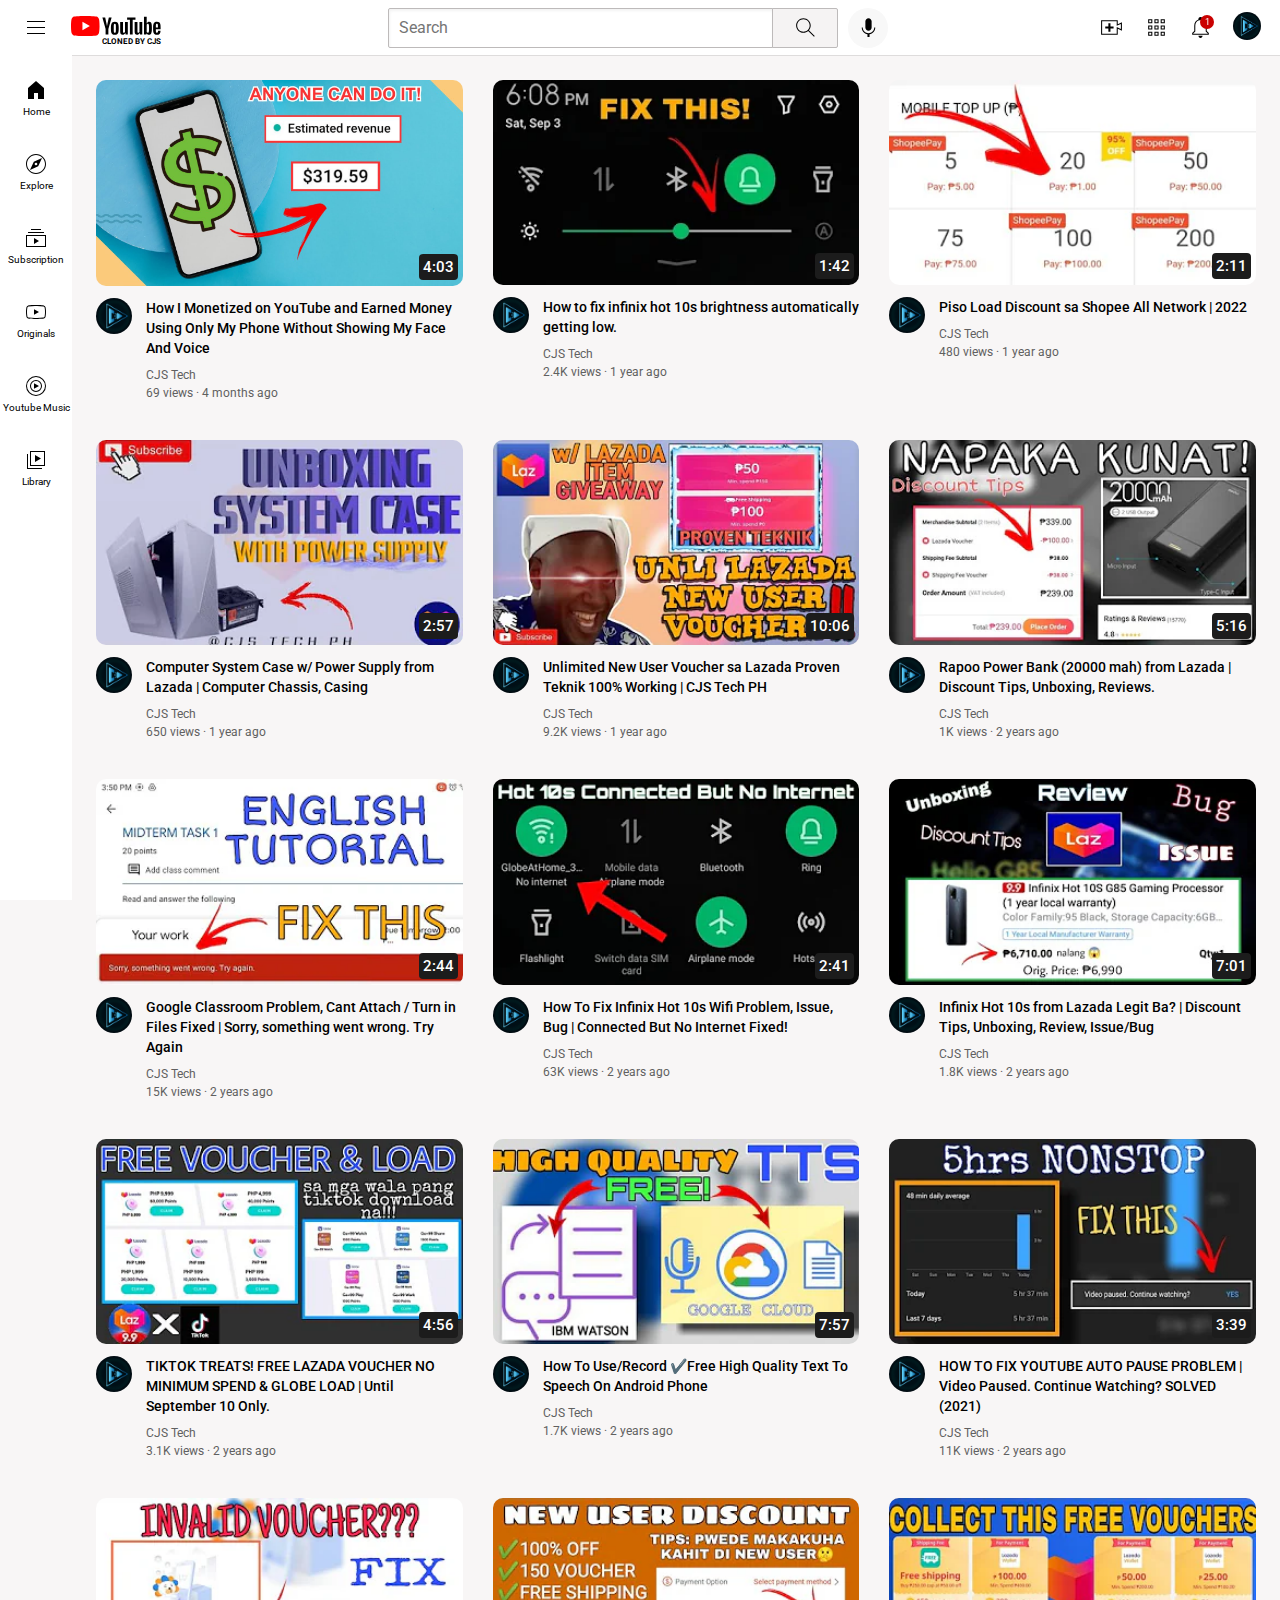
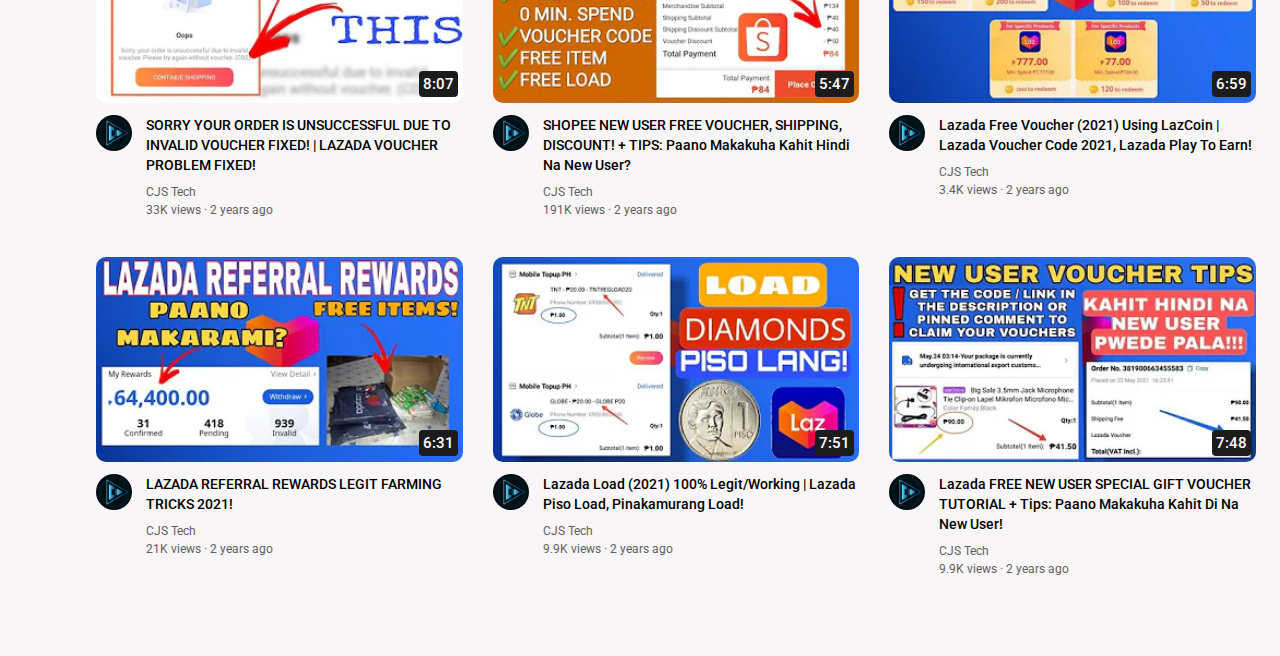
<file: index.html>
<!DOCTYPE html>
<html lang="en">
    <head>
        <meta charset="UTF-8">
        <meta name="viewport" content="width=device-width, initial-scale=1.0">
        <meta name="google-site-verification" content="s7Xt2BoROajPnwf3nUDPszI_RhiQtSAzCZnvNK0h3rM"/>
        <title>CJS Tech</title>
        <link rel="icon" type="image/x-icon" href="favico.ico">
        <link rel="stylesheet" href="styles/general.css"/>
        <link rel="stylesheet" href="styles/header.css"/>
        <link rel="stylesheet" href="styles/video.css"/>
        <link rel="stylesheet" href="styles/sidebar.css"/>
        <link rel="preconnect" href="https://fonts.googleapis.com">
        <link rel="preconnect" href="https://fonts.gstatic.com" crossorigin>
        <link href="https://fonts.googleapis.com/css2?family=Roboto:ital,wght@0,400;0,500;0,700;1,900&display=swap" rel="stylesheet">
    </head>

    <body>
        <header class="header">
            <div class="left-section">
                <div class="hamburger-menu-container">
                    <img class="hamburger-menu" src="icons/hamburger-menu.svg">
                </div>
                <a href="https://www.youtube.com/">
                    <div class="youtube-logo-container">
                        <img class="youtube-logo" src="icons/youtube-logo.svg">
                        <div class="cjs">CLONED BY CJS</div>
                    </div>
                </a>
            </div>

            <div class="middle-section">
                <input class="search-bar" type="text" placeholder="Search"/>
                <button class="search-button">
                    <img class="search-icon" src="icons/search.svg"/>
                    <div class="tooltip">Search</div>
                </button>
                <button class="voice-search-button">
                    <img class="voice-search-icon" src="icons/voice-search-icon.svg"/>
                    <div class="tooltip">Search with your voice</div>
                </button>
            </div>

            <div class="right-section">
                <div class="upload-icon-container">
                    <img class="upload-icon" src="icons/upload.svg"/>
                    <div class="tooltip">Create</div>
                </div>
                <div class="youtube-apps-icon-container">
                    <img class="youtube-apps-icon" src="icons/youtube-apps.svg"/>
                    <div class="tooltip">Youtube apps</div>
                </div>
                <div class="notifications-container">
                    <img class="notifications-icon" src="icons/notifications.svg"/>
                    <div class="notifications-number">1</div>
                    <div class="tooltip">Notifications</div>
                </div>
                <a href="https://www.youtube.com/@CJSTechPh">
                    <img class="cjsprofile-picture" src="cjsprofile.jpg"/>
                </a>               
            </div>          
        </header>

        <nav class="sidebar">
            <a href="https://www.youtube.com/">
                <div class="sidebar-link">
                    <img src="icons/home.svg"/>
                    <div>Home</div>
                </div>
            </a>
            <a href="https://www.youtube.com/feed/trending">
                <div class="sidebar-link">
                    <img src="icons/explore.svg"/>
                    <div>Explore</div>
                </div>
            </a>
            <a href="https://www.youtube.com/feed/subscriptions">
                <div class="sidebar-link">
                    <img src="icons/subscriptions.svg"/>
                    <div>Subscription</div>
                </div>
            </a>
            <a href="https://www.youtube.com/channel/UCqVDpXKLmKeBU_yyt_QkItQ">
                <div class="sidebar-link">
                    <img src="icons/originals.svg"/>
                    <div>Originals</div>
                </div>
            </a>
            <a href="https://music.youtube.com/">
                <div class="sidebar-link">
                    <img src="icons/youtube-music.svg"/>
                    <div>Youtube Music</div>
                </div>
            </a>
            <a href="https://www.youtube.com/feed/library">
                <div class="sidebar-link">
                    <img src="icons/library.svg"/>
                    <div>Library</div>
                </div>
            </a>
        </nav>
        
        <main>
            <section class="video-grid">
                <div class="video-preview">
                    <div class="thumbnail-row">
                        <div class="video-time">4:03</div>
                        <a href="https://www.youtube.com/watch?v=G-zUhcvYi5I&t">
                            <img class="thumbnail" src="thumbnail/thumbnail1.jpg"/>
                        </a>
                    </div>
                    <div class="video-info-grid">
                        <div class="channel-picture">
                            <a href="https://www.youtube.com/@CJSTechPh">
                                <img class="profile-picture" src="cjsprofile.jpg"/>
                            </a>
                        </div> 
                        <div class="video-info">
                            <p class="video-title">
                                <a href="https://www.youtube.com/watch?v=G-zUhcvYi5I&t">
                                    How I Monetized on YouTube and Earned Money Using Only My Phone Without Showing My Face And Voice
                                </a>
                            </p>                   
                            <p class="video-author">
                                <a class="video-author-link" href="https://www.youtube.com/@CJSTechPh">
                                    CJS Tech
                                </a>
                            </p>                
                            <p class="video-stats">69 views &#183; 4 months ago</p>
                        </div>
                    </div>
                </div>
        
                <div class="video-preview">
                    <div class="thumbnail-row">
                        <div class="video-time">1:42</div>
                        <a href="https://www.youtube.com/watch?v=3_8wUrfPR5g&t">
                            <img class="thumbnail" src="thumbnail/thumbnail2.webp"/>
                        </a>
                    </div>                    
                    <div class="video-info-grid">
                        <div class="channel-picture">
                            <a href="https://www.youtube.com/@CJSTechPh">
                                <img class="profile-picture" src="cjsprofile.jpg"/>
                            </a>
                        </div>
                        <div class="video-info">
                            <p class="video-title">
                                <a href="https://www.youtube.com/watch?v=3_8wUrfPR5g&t">
                                    How to fix infinix hot 10s brightness automatically getting low.
                                </a>
                            </p>
                            <p class="video-author">
                                <a class="video-author-link" href="https://www.youtube.com/@CJSTechPh">
                                    CJS Tech
                                </a>
                            </p>
                            <p class="video-stats">
                                2.4K views  &#183; 1 year ago
                            </p>               
                        </div>
                    </div>  
                </div>
        
                <div class="video-preview">
                    <div class="thumbnail-row">
                        <div class="video-time">2:11</div>
                        <a href="https://www.youtube.com/watch?v=kIT_e3w-itQ&t">
                            <img class="thumbnail" src="thumbnail/thumbnail3.webp"/>
                        </a>
                    </div>
                    <div class="video-info-grid">
                        <div class="channel-picture">
                            <a href="https://www.youtube.com/@CJSTechPh">
                                <img class="profile-picture" src="cjsprofile.jpg"/>
                            </a>
                        </div>
                        <div class="video-info">
                            <p class="video-title">
                                <a href="https://www.youtube.com/watch?v=kIT_e3w-itQ&t">
                                    Piso Load Discount sa Shopee All Network | 2022
                                </a>
                            </p>
                            <p class="video-author">
                                <a class="video-author-link" href="https://www.youtube.com/@CJSTechPh">
                                    CJS Tech
                                </a>
                            </p>                                                    
                            <p class="video-stats">
                                480 views &#183; 1 year ago
                            </p>
                        </div>
                    </div>
                </div>
        
                <div class="video-preview">
                    <div class="thumbnail-row">
                        <div class="video-time">2:57</div>
                        <a href="https://www.youtube.com/watch?v=f4XcfWcx6Ig&t">
                            <img class="thumbnail" src="thumbnail/thumbnail4.webp"/>
                        </a>
                    </div>
                    <div class="video-info-grid">
                        <div class="channel-picture">
                            <a href="https://www.youtube.com/@CJSTechPh">
                                <img class="profile-picture" src="cjsprofile.jpg"/>
                            </a>
                        </div>
                        <div class="video-info">
                            <p class="video-title">
                                <a href="https://www.youtube.com/watch?v=f4XcfWcx6Ig&t">
                                    Computer System Case w/ Power Supply from Lazada | Computer Chassis, Casing
                                </a>                       
                            </p>
                            <p class="video-author">
                                <a class="video-author-link" href="https://www.youtube.com/@CJSTechPh">
                                    CJS Tech
                                </a>
                            </p>
                            <p class="video-stats">
                                650 views &#183; 1 year ago
                            </p>
                        </div>
                    </div>
                </div>
        
                <div class="video-preview">
                    <div class="thumbnail-row">
                        <div class="video-time">10:06</div>
                        <a href="https://www.youtube.com/watch?v=EjF3MA8zyFQ&t">
                            <img class="thumbnail" src="thumbnail/thumbnail5.webp"/>
                        </a>
                    </div>
                    <div class="video-info-grid">
                        <div class="channel-picture">
                            <a href="https://www.youtube.com/@CJSTechPh">
                                <img class="profile-picture" src="cjsprofile.jpg"/>
                            </a>
                        </div>
                        <div class="video-info">
                            <p class="video-title">
                                <a href="https://www.youtube.com/watch?v=EjF3MA8zyFQ&t">
                                    Unlimited New User Voucher sa Lazada Proven Teknik 100% Working | CJS Tech PH
                                </a>                       
                            </p>
                            <p class="video-author">
                                <a class="video-author-link" href="https://www.youtube.com/@CJSTechPh">
                                    CJS Tech
                                </a>
                            </p>
                            <p class="video-stats">
                                9.2K views  &#183; 1 year ago
                            </p>               
                        </div>
                    </div>  
                </div>
        
                <div class="video-preview">
                    <div class="thumbnail-row">
                        <div class="video-time">5:16</div>
                        <a href="https://www.youtube.com/watch?v=iuW0f0ZRQog&t">
                            <img class="thumbnail" src="thumbnail/thumbnail6.webp"/>
                        </a>
                    </div>
                    <div class="video-info-grid">
                        <div class="channel-picture">
                            <a href="https://www.youtube.com/@CJSTechPh">
                                <img class="profile-picture" src="cjsprofile.jpg"/>
                            </a>
                        </div>
                        <div class="video-info">
                            <p class="video-title">
                                <a href="https://www.youtube.com/watch?v=iuW0f0ZRQog&t">
                                    Rapoo Power Bank (20000 mah) from Lazada | Discount Tips, Unboxing, Reviews.
                                </a>
                            </p>
                            <p class="video-author">
                                <a class="video-author-link" href="https://www.youtube.com/@CJSTechPh">
                                    CJS Tech
                                </a>
                            </p>
                            <p class="video-stats">
                                1K views &#183; 2 years ago
                            </p>
                        </div>
                    </div>
                </div>
    
                <div class="video-preview">
                    <div class="thumbnail-row">
                        <div class="video-time">2:44</div>
                        <a href="https://www.youtube.com/watch?v=AxI_lM265bw&t">
                            <img class="thumbnail" src="thumbnail/thumbnail7.webp"/>
                        </a>
                    </div>
                    <div class="video-info-grid">
                        <div class="channel-picture">
                            <a href="https://www.youtube.com/@CJSTechPh">
                                <img class="profile-picture" src="cjsprofile.jpg"/>
                            </a>
                        </div>
                        <div class="video-info">
                            <p class="video-title">
                                <a href="https://www.youtube.com/watch?v=AxI_lM265bw&t">
                                    Google Classroom Problem, Cant Attach / Turn in Files Fixed | Sorry, something went wrong. Try Again
                                </a>
                            </p>
                            <p class="video-author">
                                <a class="video-author-link" href="https://www.youtube.com/@CJSTechPh">
                                    CJS Tech
                                </a>
                            </p>
                            <p class="video-stats">
                                15K views &#183; 2 years ago
                            </p>
                        </div>
                    </div>
                </div>
    
                <div class="video-preview">
                    <div class="thumbnail-row">
                        <div class="video-time">2:41</div>
                        <a href="https://www.youtube.com/watch?v=eumZbQdFpzg">
                            <img class="thumbnail" src="thumbnail/thumbnail8.webp"/>
                        </a>
                    </div>
                    <div class="video-info-grid">
                        <div class="channel-picture">
                            <a href="https://www.youtube.com/@CJSTechPh">
                                <img class="profile-picture" src="cjsprofile.jpg"/>
                            </a>
                        </div>
                        <div class="video-info">
                            <p class="video-title">
                                <a href="https://www.youtube.com/watch?v=eumZbQdFpzg">
                                    How To Fix Infinix Hot 10s Wifi Problem, Issue, Bug | Connected But No Internet Fixed!
                                </a>
                            </p>
                            <p class="video-author">
                                <a class="video-author-link" href="https://www.youtube.com/@CJSTechPh">
                                    CJS Tech
                                </a>
                            </p>
                            <p class="video-stats">
                                63K views &#183; 2 years ago
                            </p>
                        </div>
                    </div>
                </div>
    
                <div class="video-preview">
                    <div class="thumbnail-row">
                        <div class="video-time">7:01</div>
                        <a href="https://www.youtube.com/watch?v=3esbnwrzlqc">
                            <img class="thumbnail" src="thumbnail/thumbnail9.webp"/>
                        </a>
                    </div>
                    <div class="video-info-grid">
                        <div class="channel-picture">
                            <a href="https://www.youtube.com/@CJSTechPh">
                                <img class="profile-picture" src="cjsprofile.jpg"/>
                            </a>
                        </div>
                        <div class="video-info">
                            <p class="video-title">
                                <a href="https://www.youtube.com/watch?v=3esbnwrzlqc">
                                    Infinix Hot 10s from Lazada Legit Ba? | Discount Tips, Unboxing, Review, Issue/Bug
                                </a>
                            </p>
                            <p class="video-author">
                                <a class="video-author-link" href="https://www.youtube.com/@CJSTechPh">
                                    CJS Tech
                                </a>
                            </p>
                            <p class="video-stats">
                                1.8K views &#183; 2 years ago
                            </p>
                        </div>
                    </div>
                </div>
    
                <div class="video-preview">
                    <div class="thumbnail-row">
                        <div class="video-time">4:56</div>
                        <a href="https://www.youtube.com/watch?v=MqG9uNTfsns">
                            <img class="thumbnail" src="thumbnail/thumbnail10.webp"/>
                        </a>
                    </div>
                    <div class="video-info-grid">
                        <div class="channel-picture">
                            <a href="https://www.youtube.com/@CJSTechPh">
                                <img class="profile-picture" src="cjsprofile.jpg"/>
                            </a>
                        </div>
                        <div class="video-info">
                            <p class="video-title">
                                <a href="https://www.youtube.com/watch?v=MqG9uNTfsns">
                                    TIKTOK TREATS! FREE LAZADA VOUCHER NO MINIMUM SPEND & GLOBE LOAD | Until September 10 Only.
                                </a>
                            </p>
                            <p class="video-author">
                                <a class="video-author-link" href="https://www.youtube.com/@CJSTechPh">
                                    CJS Tech
                                </a>
                            </p>
                            <p class="video-stats">
                                3.1K views &#183; 2 years ago
                            </p>
                        </div>
                    </div>
                </div>
    
                <div class="video-preview">
                    <div class="thumbnail-row">
                        <div class="video-time">7:57</div>
                        <a href="https://www.youtube.com/watch?v=Zi7AKBt76as">
                            <img class="thumbnail" src="thumbnail/thumbnail11.webp"/>
                        </a>
                    </div>
                    <div class="video-info-grid">
                        <div class="channel-picture">
                            <a href="https://www.youtube.com/@CJSTechPh">
                                <img class="profile-picture" src="cjsprofile.jpg"/>
                            </a>
                        </div>
                        <div class="video-info">
                            <p class="video-title">
                                <a href="https://www.youtube.com/watch?v=Zi7AKBt76as">
                                    How To Use/Record ✔️Free High Quality Text To Speech On Android Phone
                                </a>
                            </p>
                            <p class="video-author">
                                <a class="video-author-link" href="https://www.youtube.com/@CJSTechPh">
                                    CJS Tech
                                </a>
                            </p>
                            <p class="video-stats">
                                1.7K views &#183; 2 years ago
                            </p>
                        </div>
                    </div>
                </div>
    
                <div class="video-preview">
                    <div class="thumbnail-row">
                        <div class="video-time">3:39</div>
                        <a href="https://www.youtube.com/watch?v=_XyY788xyVE&t">
                            <img class="thumbnail" src="thumbnail/thumbnail12.webp"/>
                        </a>
                    </div>
                    <div class="video-info-grid">
                        <div class="channel-picture">
                            <a href="https://www.youtube.com/@CJSTechPh">
                                <img class="profile-picture" src="cjsprofile.jpg"/>
                            </a>
                        </div>
                        <div class="video-info">
                            <p class="video-title">
                                <a href="https://www.youtube.com/watch?v=_XyY788xyVE&t">
                                    HOW TO FIX YOUTUBE AUTO PAUSE PROBLEM | Video Paused. Continue Watching? SOLVED (2021)
                                </a>
                            </p>
                            <p class="video-author">
                                <a class="video-author-link" href="https://www.youtube.com/@CJSTechPh">
                                    CJS Tech
                                </a>
                            </p>
                            <p class="video-stats">
                                11K views &#183; 2 years ago
                            </p>
                        </div>
                    </div>
                </div>
    
                <div class="video-preview">
                    <div class="thumbnail-row">
                        <div class="video-time">8:07</div>
                        <a href="https://www.youtube.com/watch?v=xkw8TKBjp_A&t">
                            <img class="thumbnail" src="thumbnail/thumbnaIL13.webp"/>
                        </a>
                    </div>
                    <div class="video-info-grid">
                        <div class="channel-picture">
                            <a href="https://www.youtube.com/@CJSTechPh">
                                <img class="profile-picture" src="cjsprofile.jpg"/>
                            </a>
                        </div>
                        <div class="video-info">
                            <p class="video-title">
                                <a href="https://www.youtube.com/watch?v=xkw8TKBjp_A&t">
                                    SORRY YOUR ORDER IS UNSUCCESSFUL DUE TO INVALID VOUCHER FIXED! | LAZADA VOUCHER PROBLEM FIXED!
                                </a>
                            </p>
                            <p class="video-author">
                                <a class="video-author-link" href="https://www.youtube.com/@CJSTechPh">
                                    CJS Tech
                                </a>
                            </p>
                            <p class="video-stats">
                                33K views &#183; 2 years ago
                            </p>
                        </div>
                    </div>
                </div>
    
                <div class="video-preview">
                    <div class="thumbnail-row">
                        <div class="video-time">5:47</div>
                        <a href="https://www.youtube.com/watch?v=eiKYTzkrVHA&t">
                            <img class="thumbnail" src="thumbnail/thumbnail14.webp"/>
                        </a>
                    </div>
                    <div class="video-info-grid">
                        <div class="channel-picture">
                            <a href="https://www.youtube.com/@CJSTechPh">
                                <img class="profile-picture" src="cjsprofile.jpg"/>
                            </a>
                        </div>
                        <div class="video-info">
                            <p class="video-title">
                                <a href="https://www.youtube.com/watch?v=eiKYTzkrVHA&t">
                                    SHOPEE NEW USER FREE VOUCHER, SHIPPING, DISCOUNT! + TIPS: Paano Makakuha Kahit Hindi Na New User?
                                </a>
                            </p>
                            <p class="video-author">
                                <a class="video-author-link" href="https://www.youtube.com/@CJSTechPh">
                                    CJS Tech
                                </a>
                            </p>
                            <p class="video-stats">
                                191K views &#183; 2 years ago
                            </p>
                        </div>
                    </div>
                </div>
    
                <div class="video-preview">
                    <div class="thumbnail-row">
                        <div class="video-time">6:59</div>
                        <a href="https://www.youtube.com/watch?v=9xlGC5Q-Z3Q">
                            <img class="thumbnail" src="thumbnail/thumbnail15.webp"/>
                        </a>
                    </div>
                    <div class="video-info-grid">
                        <div class="channel-picture">
                            <a href="https://www.youtube.com/@CJSTechPh">
                                <img class="profile-picture" src="cjsprofile.jpg"/>
                            </a>
                        </div>
                        <div class="video-info">
                            <p class="video-title">
                                <a href="https://www.youtube.com/watch?v=9xlGC5Q-Z3Q">
                                    Lazada Free Voucher (2021) Using LazCoin | Lazada Voucher Code 2021, Lazada Play To Earn!
                                </a>
                            </p>
                            <p class="video-author">
                                <a class="video-author-link" href="https://www.youtube.com/@CJSTechPh">
                                    CJS Tech
                                </a>
                            </p>
                            <p class="video-stats">
                                3.4K views &#183; 2 years ago
                            </p>
                        </div>
                    </div>
                </div>
    
                <div class="video-preview">
                    <div class="thumbnail-row">
                        <div class="video-time">6:31</div>
                        <a href="https://www.youtube.com/watch?v=LjAvwOJKGHk&t">
                            <img class="thumbnail" src="thumbnail/thumbnail16.webp"/>
                        </a>
                    </div>
                    <div class="video-info-grid">
                        <div class="channel-picture">
                            <a href="https://www.youtube.com/@CJSTechPh">
                                <img class="profile-picture" src="cjsprofile.jpg"/>
                            </a>
                        </div>
                        <div class="video-info">
                            <p class="video-title">
                                <a href="https://www.youtube.com/watch?v=LjAvwOJKGHk&t">
                                    LAZADA REFERRAL REWARDS LEGIT FARMING TRICKS 2021!
                                </a>
                            </p>
                            <p class="video-author">
                                <a class="video-author-link" href="https://www.youtube.com/@CJSTechPh">
                                    CJS Tech
                                </a>
                            </p>
                            <p class="video-stats">
                                21K views &#183; 2 years ago
                            </p>
                        </div>
                    </div>
                </div>
    
                <div class="video-preview">
                    <div class="thumbnail-row">
                        <div class="video-time">7:51</div>
                        <a href="https://www.youtube.com/watch?v=WfWehBL1j2I&t">
                            <img class="thumbnail" src="thumbnail/thumbnail17.webp"/>
                        </a>
                    </div>
                    <div class="video-info-grid">
                        <div class="channel-picture">
                            <a href="https://www.youtube.com/@CJSTechPh">
                                <img class="profile-picture" src="cjsprofile.jpg"/>
                            </a>
                        </div>
                        <div class="video-info">
                            <p class="video-title">
                                <a href="https://www.youtube.com/watch?v=WfWehBL1j2I&t">
                                    Lazada Load (2021) 100% Legit/Working | Lazada Piso Load, Pinakamurang Load!
                                </a>
                            </p>
                            <p class="video-author">
                                <a class="video-author-link" href="https://www.youtube.com/@CJSTechPh">
                                    CJS Tech
                                </a>
                            </p>
                            <p class="video-stats">
                                9.9K views &#183; 2 years ago
                            </p>
                        </div>
                    </div>
                </div>
    
                <div class="video-preview">
                    <div class="thumbnail-row">
                        <div class="video-time">7:48</div>
                        <a href="https://www.youtube.com/watch?v=_lKXyr0NF60&t">
                            <img class="thumbnail" src="thumbnail/thumbnail18.webp"/>
                        </a>
                    </div>
                    <div class="video-info-grid">
                        <div class="channel-picture">
                            <div class="profile-picture-container">
                                <a href="https://www.youtube.com/@CJSTechPh">
                                    <img class="profile-picture" src="cjsprofile.jpg"/>
                                </a>
                                <div class="profile-picture-tooltip-container">
                                    <img class="tooltip-profile-picture" src="cjsprofile.jpg"/>
                                    <div>
                                        <div class="channel-name">CJS Tech</div>
                                        <div class="subscribers">3.39K Subscribers</div>
                                    </div>
                                </div>
                            </div>  
                        </div>                   
                        <div class="video-info">
                            <p class="video-title">
                                <a href="https://www.youtube.com/watch?v=_lKXyr0NF60&t">
                                    Lazada FREE NEW USER SPECIAL GIFT VOUCHER TUTORIAL + Tips: Paano Makakuha Kahit Di Na New User!
                                </a>
                            </p>
                            <p class="video-author">
                                <a class="video-author-link" href="https://www.youtube.com/@CJSTechPh">
                                    CJS Tech
                                </a>
                            </p>
                            <p class="video-stats">
                                9.9K views &#183; 2 years ago
                            </p>
                        </div>
                    </div>               
                </div>
            </section>
        </main>
    </body>
</html>
</file>
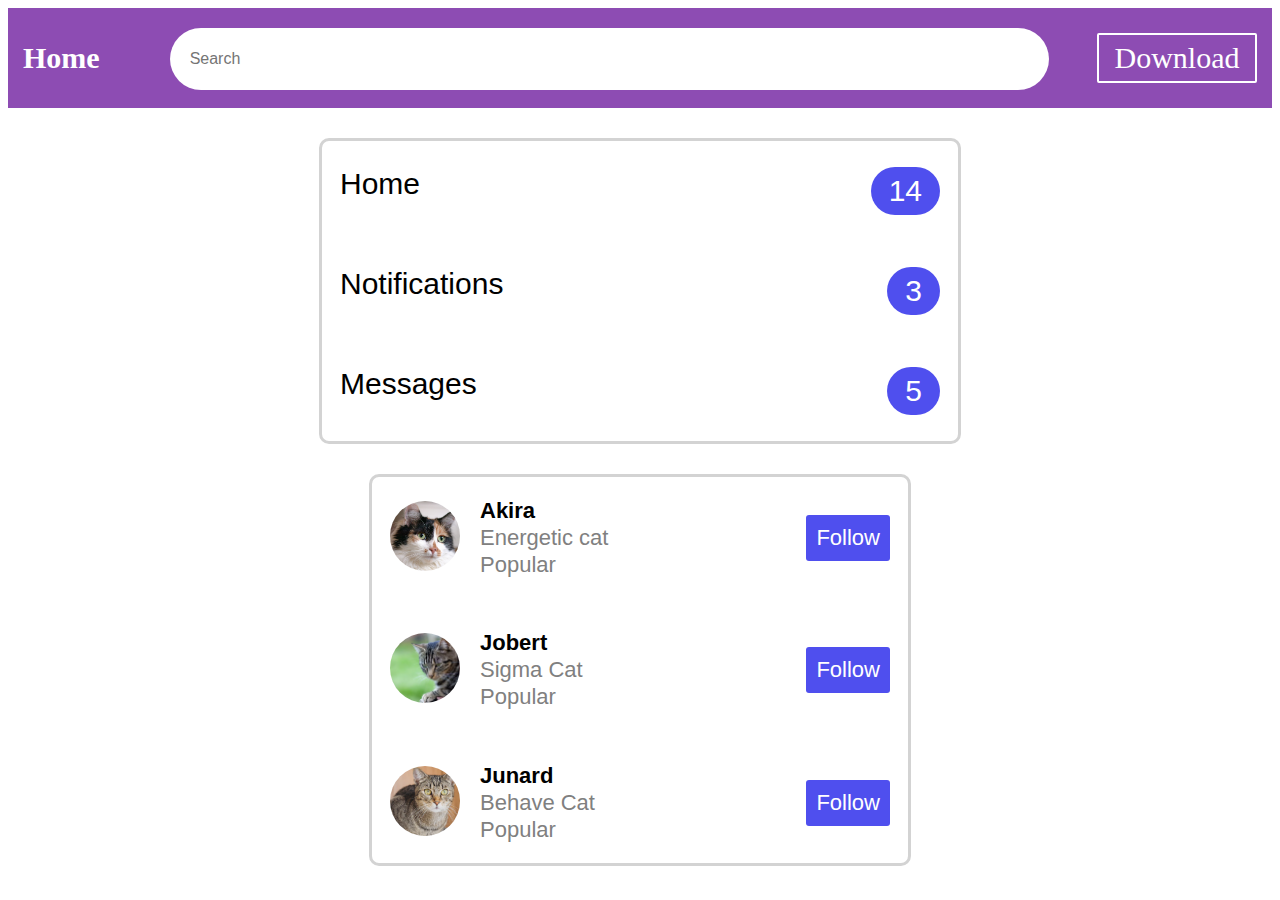
<file: flexbox-challenge.html>
<!DOCTYPE html>
<html>
    <head>
        <title>Flexbox Challenge</title>
        <style>
            .header{
                height: 100px;
                background-color: rgb(141, 76, 179);
                margin: auto;
                display: flex;
                flex-direction: row;
                justify-content: space-between;
                align-items: center;
            }

            .left-section{
                color: white;
                font-size: 30px;
                font-family: Verdana;
                font-weight: bold;
                margin-left: 15px;
            }

            .home-btn{
                text-decoration: none;
                color: white;
            }

            .home-btn:hover{
                background-color: white;
                color: rgb(141, 76, 179);
                border-radius: 5px;
                padding: 5px;
                transition: 0.3s;
            }

            .home-btn:not(:hover){
                transition: 0.2s;   
            }

            .search-bar{
                border-radius: 50px;
                border-width: 0px;
                height: 100%;
                width: 100%;
                padding-left: 20px;
                font-size: 100%;
            }

            .middle-section{
                flex: 1;
                margin-left: 70px;
                margin-right: 70px;
                height: 60%;
                
            }

            .download-btn{
                color: white;
                font-family: Verdana;
                font-size: 30px;
                background-color: rgb(141, 76, 179);
                border-width: 2px;
                border-color: white;
                border-style: solid;
                border-radius: 2px;
                margin-right: 15px;
                width: 160px;
                height: 50px;
                display: flex;
                justify-content: center;
                align-items: center;
            }

            .download-btn:hover{
                background-color: white;
                color: rgb(141, 76, 179);
                cursor: pointer;
                transition: 0.3s;
            }

            .download-btn:not(hover){
                transition: 0.2s;
            }

            .menu{
                margin: auto;
                margin-top: 30px;
                border-radius: 10px;
                border-color: lightgray;
                border-style: solid;
                display: flex;
                flex-direction: column;
                justify-content: space-around;
                height: 300px;
                width: 600px;
                padding-left: 18px;
                padding-right: 18px;
                font-family: Arial;            
            }

            .home-container{
                display: flex;
                flex-direction: row;
                justify-content: space-between;
            }

            .notifications-container{
                display: flex;
                flex-direction: row;
                justify-content: space-between;
            }

            .messages-container{
                display: flex;
                flex-direction: row;
                justify-content: space-between;
            }

            .number{
                background-color: rgb(79, 79, 238);
                color: white;
                border-radius: 30px;
                padding: 7px;
                padding-left: 18px;
                padding-right: 18px;
                font-size: 30px;
            }

            .home, .notifications, .messages{
                font-size: 30px;
                color: black;
                text-decoration: none;
            }

            .home:hover, .notifications:hover, .messages:hover{
                cursor: pointer;
                text-decoration: underline;
            }

            .suggestion{
                display: flex;
                flex-direction: column;
                justify-content: space-between;
                font-family: Arial;
                border-color: lightgray;
                border-style: solid;
                border-radius: 10px;
                padding: 18px;
                margin: auto;
                margin-top: 30px;
                width: 500px;
                height: 350px;
            }

            .cat-container{
                display: flex;
                flex-direction: row;
                justify-content: space-between;
                align-items: center;
                height: 85px;
            }

            .cat-profile-container{
                display: flex;
                flex-direction: row;
                align-items: center;
                width: 250px;
            }

            .cat-info-container{
                display: flex;
                flex-direction: column;
                justify-content: space-between;
                height: 80px;
                margin-left: 20px;
            }

            .cat-profile-pic{
                width: 70px;
                height: 70px;
                border-radius: 50px;
                object-fit: cover;
            }

            .cat-details{
                color: gray;
            }

            .cat-name, .cat-details{
                margin: 0;
            }

            .follow-btn{
                background-color: rgb(79, 79, 238);
                color: white;
                border: 0cap;
                border-radius: 3px;
                padding: 10px;
            }

            .follow-btn:hover{
                cursor: pointer;
            }

            .follow-btn:active{
                background-color: rgb(28, 28, 245);
            }

            .cat-name, .cat-details, .follow-btn{
                font-size: 22px;
            }

            .cat-name{
                color: black;
                text-decoration: none;
                font-weight: bold;
            }

            .cat-name:hover{
                text-decoration: underline;
            }
        </style>
    </head>

    <body>
        <div class="header">
            <div class="left-section">
                <a class="home-btn" href="#">Home</a>
            </div>

            <div class="middle-section">
                <input class="search-bar" type="text" placeholder="Search"/>
            </div>

            <div class="right-section">
                <button class="download-btn">Download</button>
            </div>
        </div>

        <div class="menu">
            <div class="home-container">
                <a class="home" href="#">
                    Home
                </a>
                <div class="number">
                    14
                </div>
            </div>
            <div class="notifications-container">
                <a class="notifications" href="#">
                    Notifications
                </a>
                <div class="number">
                    3
                </div>
            </div>
            <div class="messages-container">
                <a class="messages" href="#">
                    Messages
                </a>
                <div class="number">
                    5
                </div>
            </div>
        </div>

        <div class="suggestion">
            <div class="cat-container">
                <div class="cat-profile-container">
                    <a href="#"> 
                    <img class="cat-profile-pic" src="cats-profile-pic/Akira.jpg"/>
                    </a>    
                    <div class="cat-info-container">
                        <a href="#" class="cat-name">Akira</a>
                        <p class="cat-details">Energetic cat</p>
                        <p class="cat-details">Popular</p>
                    </div>
                </div>
                <button class="follow-btn">
                    Follow
                </button>
            </div>

            <div class="cat-container">
                <div class="cat-profile-container">
                    <a href="#"> 
                        <img class="cat-profile-pic" src="cats-profile-pic/Jobert.webp"/>
                    </a>
                    <div class="cat-info-container">
                        <a href="#" class="cat-name">Jobert</a>
                        <p class="cat-details">Sigma Cat</p>
                        <p class="cat-details">Popular</p>
                    </div>
                </div>
                <button class="follow-btn">
                    Follow
                </button>
            </div>

            <div class="cat-container">
                <div class="cat-profile-container">
                    <a href="#"> 
                        <img class="cat-profile-pic" src="cats-profile-pic/Junard.webp"/>
                    </a>
                    <div class="cat-info-container">
                        <a href="#" class="cat-name">Junard</a>
                        <p class="cat-details">Behave Cat</p>
                        <p class="cat-details">Popular</p>
                    </div>
                </div>
                <button class="follow-btn">
                    Follow
                </button>

            </div>
        </div>
    </body>
</html>
</file>
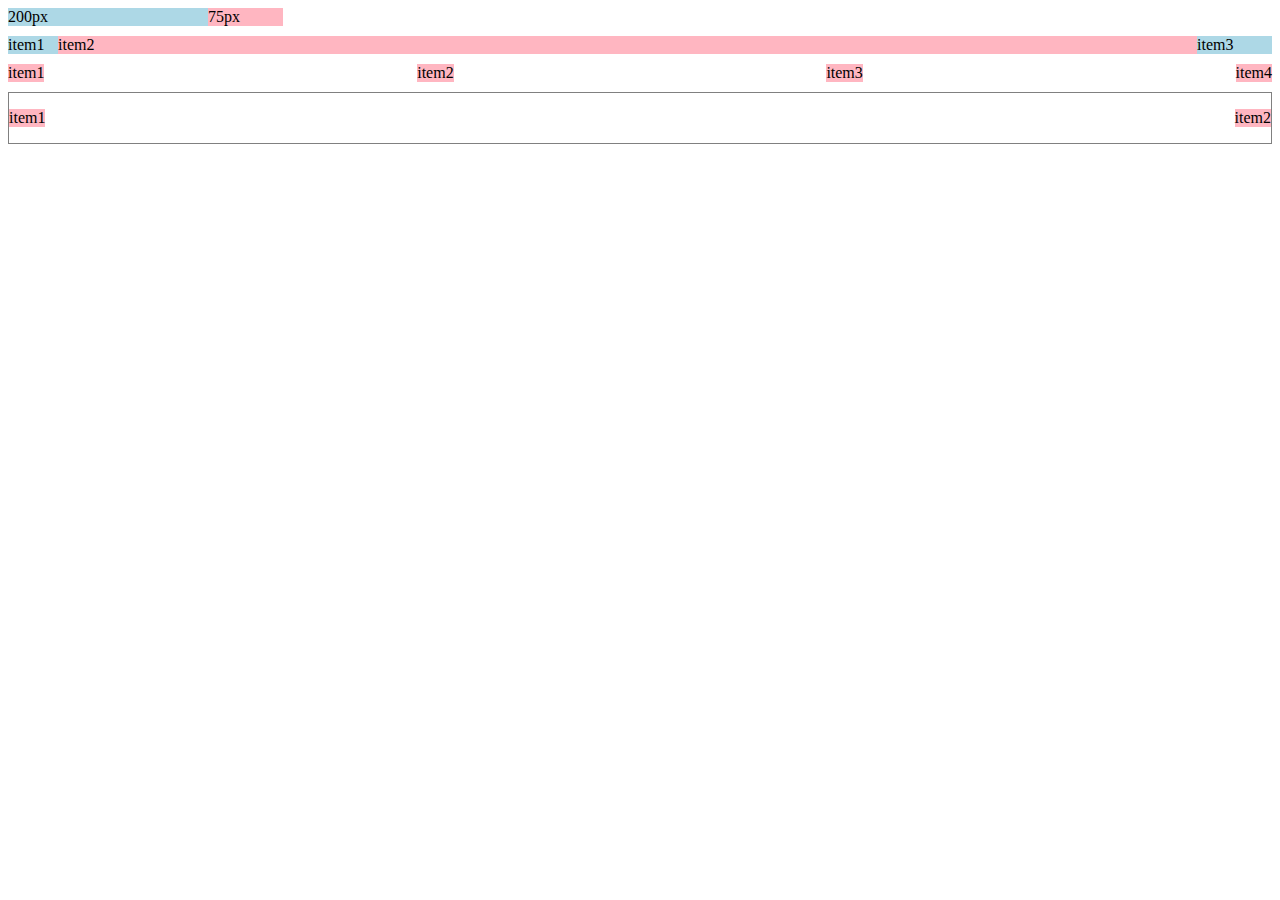
<file: flexbox-exercise.html>
<!DOCTYPE html>
<html">
    <head>
        <title>Flexbox Exercise</title>
    </head>

    <body>
        <div style="display: flex; ">
            <div style="background-color: lightblue; width: 200px;">
                200px
            </div>
            <div style="background-color: lightpink; width: 75px;">
                75px
            </div>
        </div>

        <div style="display: flex; margin-top: 10px;">
            <div style="background-color: lightblue; width: 50px;">
                item1
            </div>
            <div style="background-color: lightpink; flex: 1;">
               item2
            </div>
            <div style="background-color: lightblue; width: 75px;">
                item3
             </div>
        </div>

        <div style="display: flex; flex-direction: row; justify-content: space-between; margin-top: 10px;">
            <div style="background-color: lightpink;">
                item1
            </div>
            <div style="background-color: lightpink;">
                item2
            </div>
            <div style="background-color: lightpink;">
                item3
            </div>
            <div style="background-color: lightpink;">
                item4
            </div>
        </div>

        <div style="height: 50px; display: flex; flex-direction: row; align-items: center; justify-content: space-between; border-width: 1px; border-style: solid; border-color: gray; margin-top: 10px;">
            <div style="background-color: lightpink;">
                item1
            </div>
            <div style="background-color: lightpink;">
                item2
            </div>
        </div>
    </body>
</html>
</file>
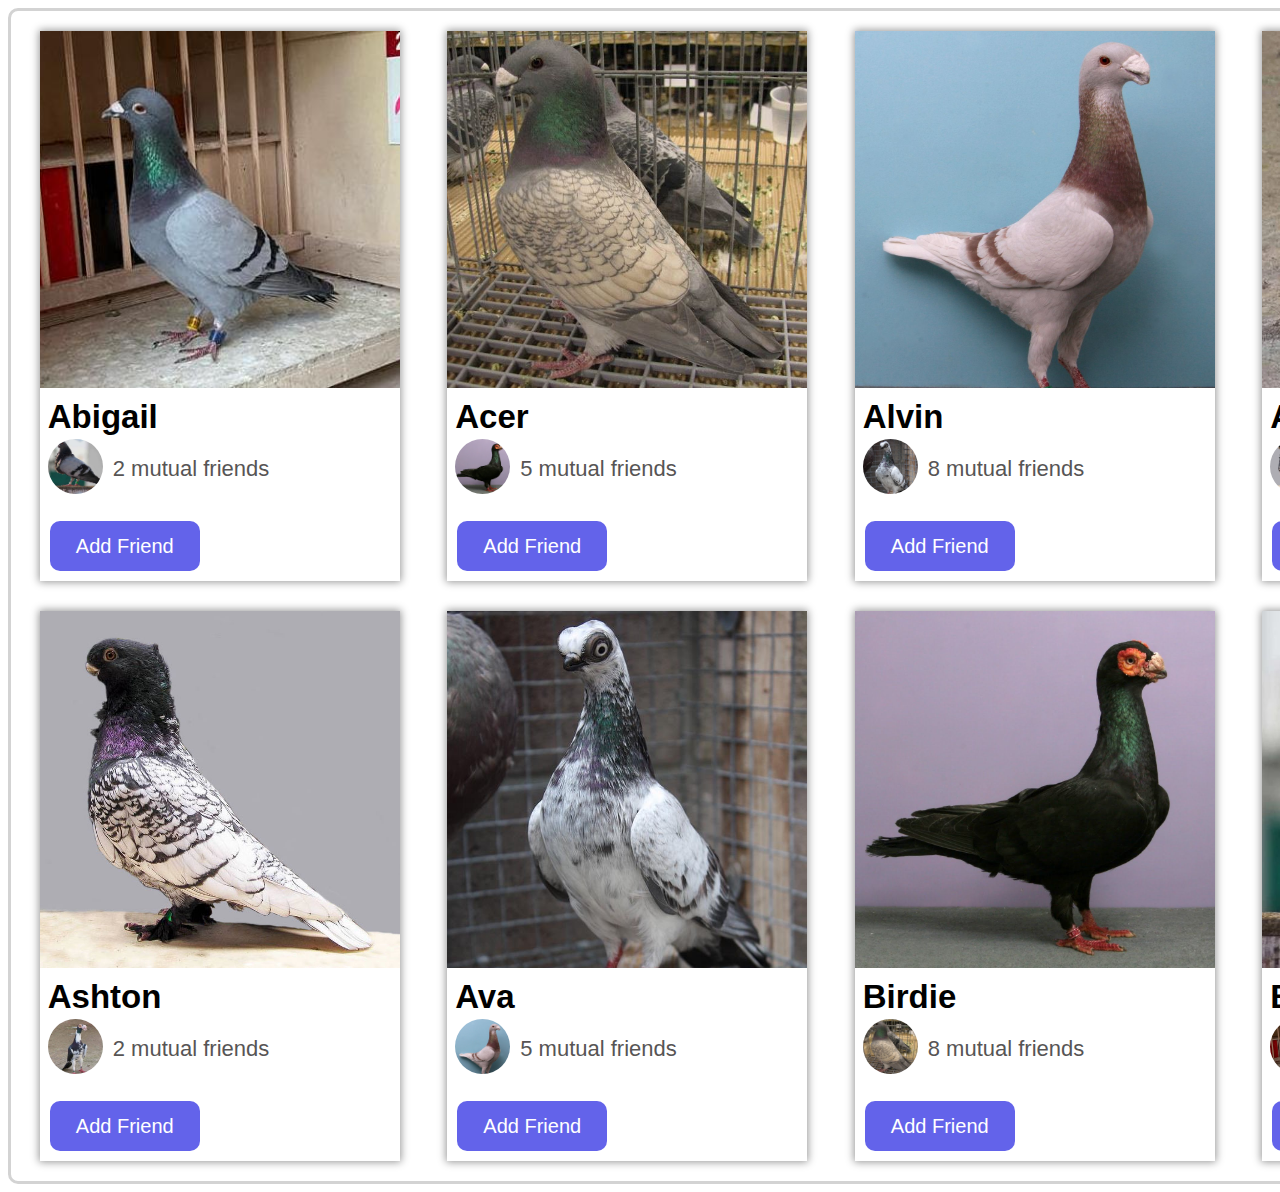
<file: grid-challenge.html>
<!DOCTYPE html>
<html lang="en">
    <head>
        <title>Grid Exercise</title>
        <style>
            .main-container{
                display: grid;
                grid-template-columns: 1fr 1fr 1fr 1fr;
                column-gap: 30px;
                row-gap: 30px;
                font-family: Arial, Helvetica, sans-serif;
                align-items: center;
                width: 1600px;
                border-radius: 10px;
                border-color: lightgray;
                border-style: solid;
                margin: auto;
                padding: 20px;
            }

            .grid{
                display: grid;
                grid-template-rows: 360px 110px 50px;
                row-gap: 10px;
                box-shadow: 0px 0px 8px 1px rgba(0,0,0,0.42);
                -webkit-box-shadow: 0px 0px 8px 1px rgba(0,0,0,0.42);
                -moz-box-shadow: 0px 0px 8px 1px rgba(0,0,0,0.42);               
                align-items: center;
                width: 360px;
                height: 550px;
                margin: auto;
            }

            .pigeon-profile{
                width: 100%;
                height: 357px;
                object-fit: cover;
                object-position: 50% 40%;
            }

            .pigeon-info-container{
                display: grid;
                grid-template-rows: 20px 78px;
                row-gap: 5px;
                padding-left: 8px;
                padding-right: 8px;
                align-items: center;
                
            }

            .pigeon-name{
                color: black;
                text-decoration: none;
                font-weight: bold;
                font-size: 33px;
                margin-top: 5px;
            }

            .pigeon-name:hover{
                text-decoration: underline;
            }

            .mutual-profile-container{
                display: grid;
                grid-template-columns: 55px 1fr;
                column-gap: 10px;
                align-items: center;
                
            }

            .mutual-profile{
                border-radius: 30px;
                width: 100%;
                height: 55px;
                object-fit: cover;
                object-position: 40% 8%;
            }

            .mutual-friends{
                color: rgb(87, 85, 85);
                font-size: 22px;
            }

            .add-btn{
                color: white;
                background-color: rgb(99, 99, 234);
                border-radius: 10px;
                border: none;
                height: 50px;
                width: 150px;
                font-size: 20px;
                margin-left: 10px;
            }

            .add-btn:hover{
                cursor: pointer;
                background-color: rgb(79, 79, 180);
                transition: 0.3s;
            }

            #ava{
                object-position: 50% 10%;
            }

            #birdie{
                object-position: 37%;
            }

            #mutual-ashton{
                object-position: 1%;
            }

            #mutual-alvin{
                object-position: 50% 30%;
            }

        </style>
    </head>

    <body>
        <div class="main-container">
            <div class="grid">
                <a href="#">
                    <img class="pigeon-profile" src="pigeon-profile-pic/Abigail.jpg"/>
                </a>
                <div class="pigeon-info-container">
                    <a class="pigeon-name" href="#">
                        Abigail
                    </a>
                    <div class="mutual-profile-container">
                        <a href="#">
                            <img class="mutual-profile" src="pigeon-profile-pic/Blinky.jpg"/>
                        </a>
                        <p class="mutual-friends">
                            2 mutual friends
                        </p>   
                    </div>   
                </div>
                <button class="add-btn">Add Friend</button>
            </div> 
            
            <div class="grid">
                <a href="#">
                    <img class="pigeon-profile" src="pigeon-profile-pic/Acer.jpg"/>
                </a>
                <div class="pigeon-info-container">              
                    <a class="pigeon-name" href="#">
                        Acer
                    </a>
                    <div class="mutual-profile-container">
                        <a href="#">
                            <img class="mutual-profile" src="pigeon-profile-pic/Birdie.jpg"/>
                        </a>
                        <p class="mutual-friends">
                            5 mutual friends
                        </p>   
                    </div>   
                </div>
                <button class="add-btn">Add Friend</button>
            </div>

            <div class="grid">
                <a href="#">
                    <img class="pigeon-profile" src="pigeon-profile-pic/Alvin.jpg"/>
                </a>
                <div class="pigeon-info-container">
                    <a class="pigeon-name" href="#">
                        Alvin
                    </a>
                    <div class="mutual-profile-container">
                        <a href="#">
                            <img class="mutual-profile" src="pigeon-profile-pic/Ava.jpg"/>
                        </a>
                        <p class="mutual-friends">
                            8 mutual friends
                        </p>   
                    </div>   
                </div>
                <button class="add-btn">Add Friend</button>
            </div>

            <div class="grid">
                <a href="#">
                    <img class="pigeon-profile" src="pigeon-profile-pic/Angie.webp"/>
                </a>
                <div class="pigeon-info-container">
                    <a class="pigeon-name" href="#">
                        Angie
                    </a>
                    <div class="mutual-profile-container">
                        <a href="#">
                            <img id="mutual-ashton" class="mutual-profile" src="pigeon-profile-pic/Ashton.jpg"/>
                        </a>
                        <p class="mutual-friends">
                            4 mutual friends
                        </p>   
                    </div>   
                </div>
                <button class="add-btn">Add Friend</button>
            </div>

            <div class="grid">
                <a href="#">
                    <img class="pigeon-profile" src="pigeon-profile-pic/Ashton.jpg"/>
                </a>
                <div class="pigeon-info-container">
                    <a class="pigeon-name" href="#">
                        Ashton
                    </a>
                    <div class="mutual-profile-container">
                        <a href="#">
                            <img class="mutual-profile" src="pigeon-profile-pic/Angie.webp"/>
                        </a>
                        <p class="mutual-friends">
                            2 mutual friends
                        </p>   
                    </div>   
                </div>
                <button class="add-btn">Add Friend</button>
            </div> 
            
            <div class="grid">
                <a href="#">
                    <img id="ava" class="pigeon-profile" src="pigeon-profile-pic/Ava.jpg"/>
                </a>
                <div class="pigeon-info-container">              
                    <a class="pigeon-name" href="#">
                        Ava
                    </a>
                    <div class="mutual-profile-container">
                        <a href="#">
                            <img id="mutual-alvin" class="mutual-profile" src="pigeon-profile-pic/Alvin.jpg"/>
                        </a>
                        <p class="mutual-friends">
                            5 mutual friends
                        </p>   
                    </div>   
                </div>
                <button class="add-btn">Add Friend</button>
            </div>

            <div class="grid">
                <a href="#">
                    <img id="birdie" class="pigeon-profile" src="pigeon-profile-pic/Birdie.jpg"/>
                </a>
                <div class="pigeon-info-container">
                    <a class="pigeon-name" href="#">
                        Birdie
                    </a>
                    <div class="mutual-profile-container">
                        <a href="#">
                            <img class="mutual-profile" src="pigeon-profile-pic/Acer.jpg"/>
                        </a>
                        <p class="mutual-friends">
                            8 mutual friends
                        </p>   
                    </div>   
                </div>
                <button class="add-btn">Add Friend</button>
            </div>

            <div class="grid">
                <a href="#">
                    <img class="pigeon-profile" src="pigeon-profile-pic/Blinky.jpg"/>
                </a>
                <div class="pigeon-info-container">
                    <a class="pigeon-name" href="#">
                        Blinky
                    </a>
                    <div class="mutual-profile-container">
                        <a href="#">
                            <img class="mutual-profile" src="pigeon-profile-pic/Abigail.jpg"/>
                        </a>
                        <p class="mutual-friends">
                            4 mutual friends
                        </p>   
                    </div>   
                </div>
                <button class="add-btn">Add Friend</button>
            </div>
        </div>

    
    </body>
</html>
</file>
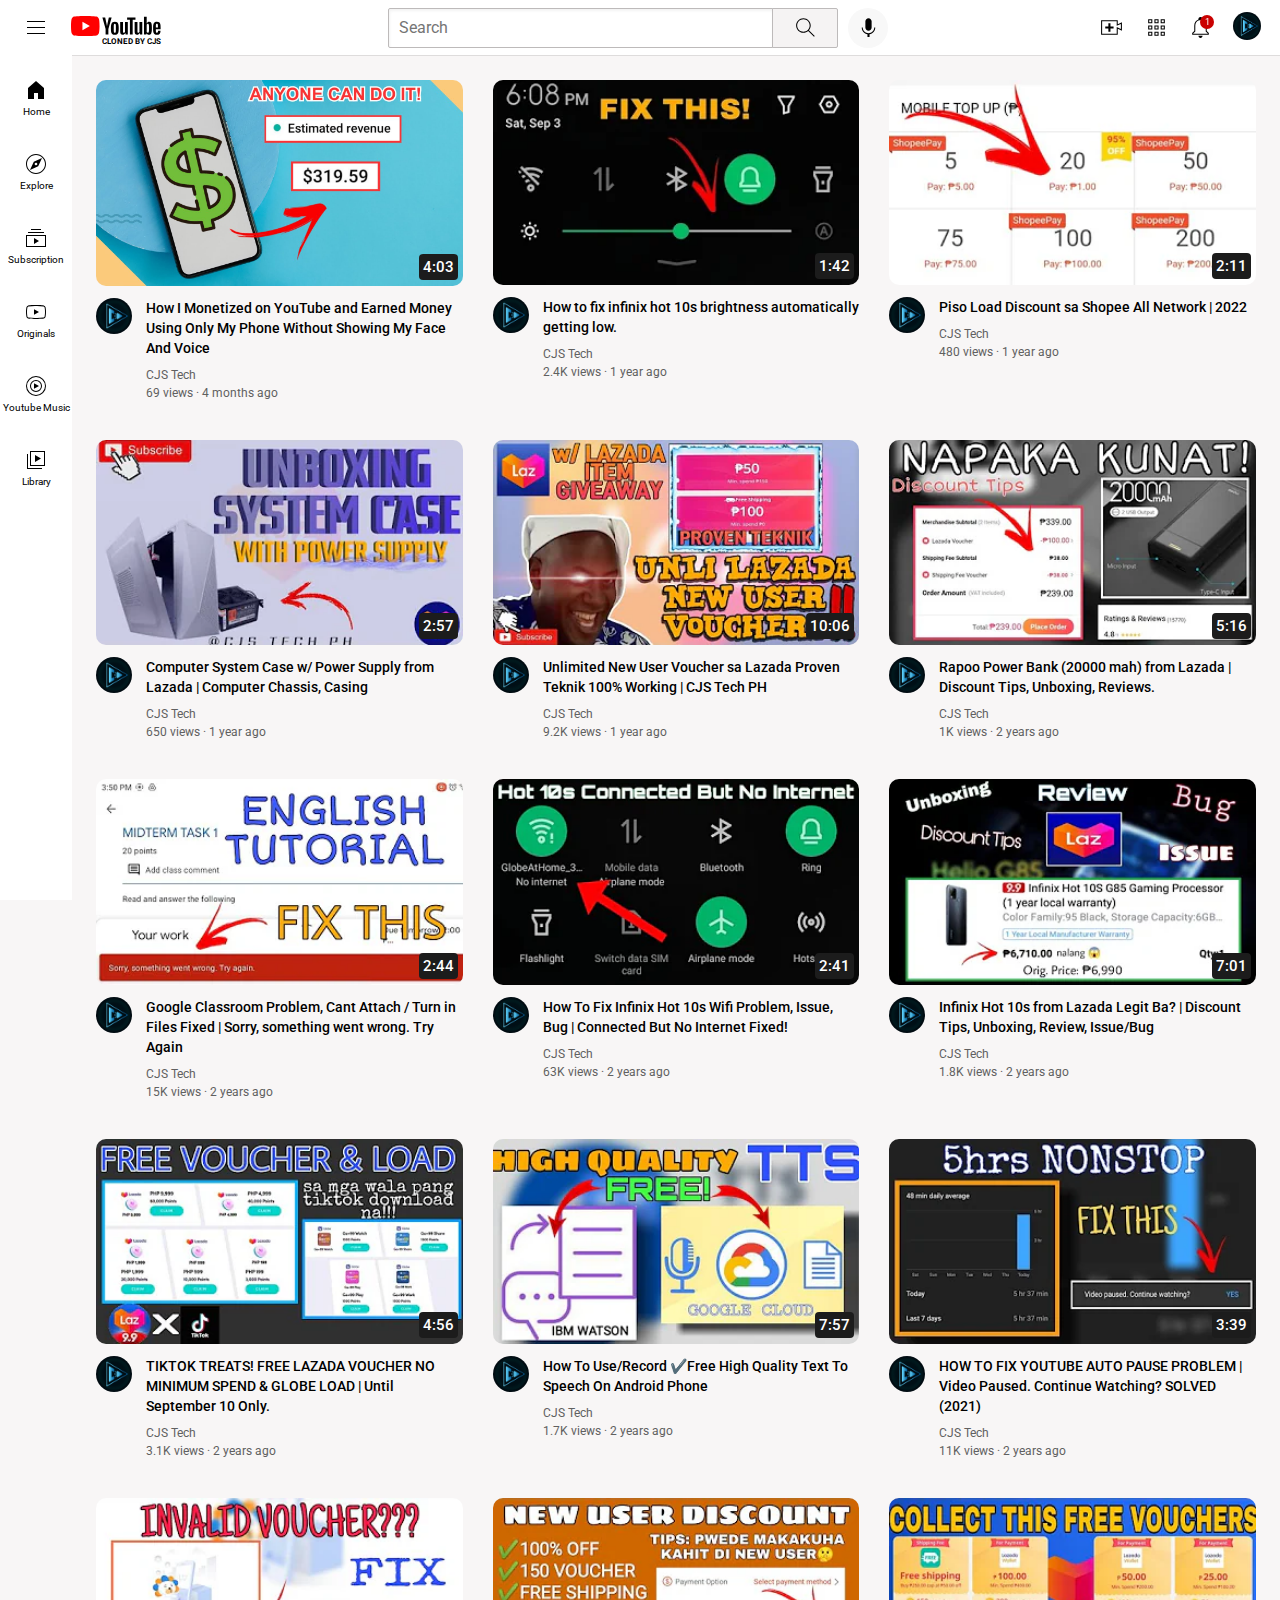
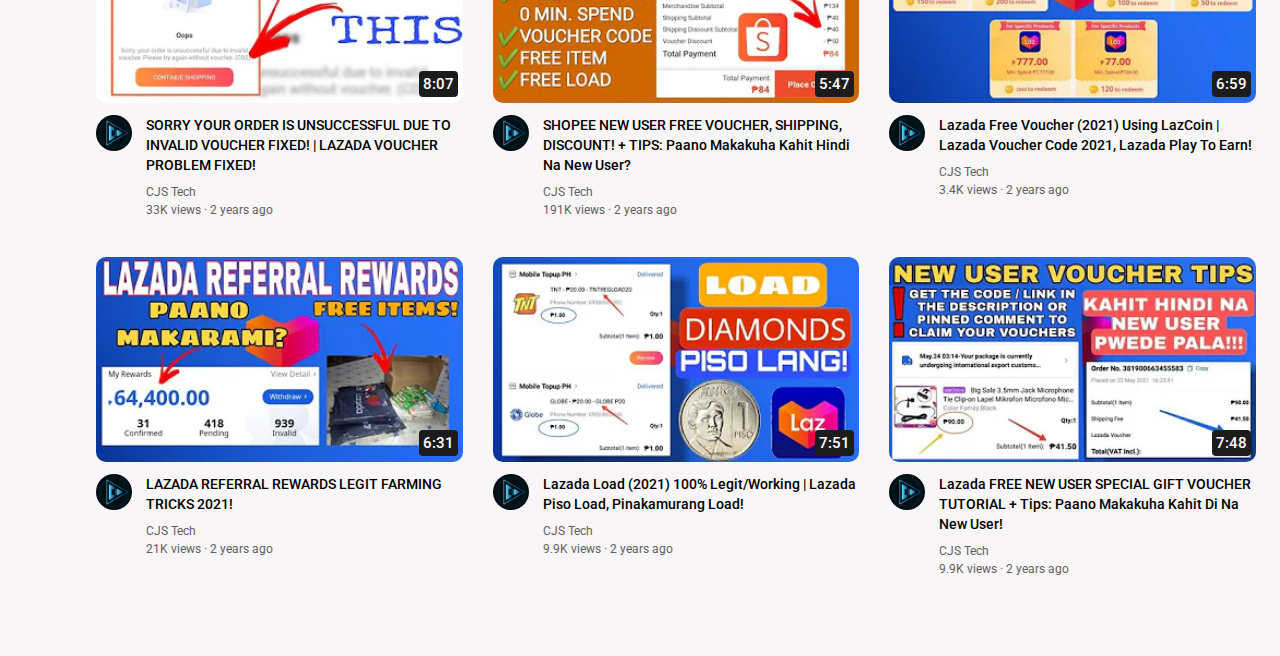
<file: youtube-clone.html>
<!DOCTYPE html>
<html lang="en">
    <head>
        <title>Youtube Clone</title>
        <link rel="stylesheet" href="styles/general.css"/>
        <link rel="stylesheet" href="styles/header.css"/>
        <link rel="stylesheet" href="styles/video.css"/>
        <link rel="stylesheet" href="styles/sidebar.css"/>
        <link rel="preconnect" href="https://fonts.googleapis.com">
        <link rel="preconnect" href="https://fonts.gstatic.com" crossorigin>
        <link href="https://fonts.googleapis.com/css2?family=Roboto:ital,wght@0,400;0,500;0,700;1,900&display=swap" rel="stylesheet">
    </head>

    <body>
        <header class="header">
            <div class="left-section">
                <div class="hamburger-menu-container">
                    <img class="hamburger-menu" src="icons/hamburger-menu.svg">
                </div>
                <a href="https://www.youtube.com/">
                    <div class="youtube-logo-container">
                        <img class="youtube-logo" src="icons/youtube-logo.svg">
                        <div class="cjs">CLONED BY CJS</div>
                    </div>
                </a>
            </div>

            <div class="middle-section">
                <input class="search-bar" type="text" placeholder="Search"/>
                <button class="search-button">
                    <img class="search-icon" src="icons/search.svg"/>
                    <div class="tooltip">Search</div>
                </button>
                <button class="voice-search-button">
                    <img class="voice-search-icon" src="icons/voice-search-icon.svg"/>
                    <div class="tooltip">Search with your voice</div>
                </button>
            </div>

            <div class="right-section">
                <div class="upload-icon-container">
                    <img class="upload-icon" src="icons/upload.svg"/>
                    <div class="tooltip">Create</div>
                </div>
                <div class="youtube-apps-icon-container">
                    <img class="youtube-apps-icon" src="icons/youtube-apps.svg"/>
                    <div class="tooltip">Youtube apps</div>
                </div>
                <div class="notifications-container">
                    <img class="notifications-icon" src="icons/notifications.svg"/>
                    <div class="notifications-number">1</div>
                    <div class="tooltip">Notifications</div>
                </div>
                <a href="https://www.youtube.com/@CJSTechPh">
                    <img class="cjsprofile-picture" src="cjsprofile.jpg"/>
                </a>               
            </div>          
        </header>

        <nav class="sidebar">
            <a href="https://www.youtube.com/">
                <div class="sidebar-link">
                    <img src="icons/home.svg"/>
                    <div>Home</div>
                </div>
            </a>
            <a href="https://www.youtube.com/feed/trending">
                <div class="sidebar-link">
                    <img src="icons/explore.svg"/>
                    <div>Explore</div>
                </div>
            </a>
            <a href="https://www.youtube.com/feed/subscriptions">
                <div class="sidebar-link">
                    <img src="icons/subscriptions.svg"/>
                    <div>Subscription</div>
                </div>
            </a>
            <a href="https://www.youtube.com/channel/UCqVDpXKLmKeBU_yyt_QkItQ">
                <div class="sidebar-link">
                    <img src="icons/originals.svg"/>
                    <div>Originals</div>
                </div>
            </a>
            <a href="https://music.youtube.com/">
                <div class="sidebar-link">
                    <img src="icons/youtube-music.svg"/>
                    <div>Youtube Music</div>
                </div>
            </a>
            <a href="https://www.youtube.com/feed/library">
                <div class="sidebar-link">
                    <img src="icons/library.svg"/>
                    <div>Library</div>
                </div>
            </a>
        </nav>
        
        <main>
            <section class="video-grid">
                <div class="video-preview">
                    <div class="thumbnail-row">
                        <div class="video-time">4:03</div>
                        <a href="https://www.youtube.com/watch?v=G-zUhcvYi5I&t">
                            <img class="thumbnail" src="thumbnail/thumbnail1.jpg"/>
                        </a>
                    </div>
                    <div class="video-info-grid">
                        <div class="channel-picture">
                            <a href="https://www.youtube.com/@CJSTechPh">
                                <img class="profile-picture" src="cjsprofile.jpg"/>
                            </a>
                        </div> 
                        <div class="video-info">
                            <p class="video-title">
                                <a href="https://www.youtube.com/watch?v=G-zUhcvYi5I&t">
                                    How I Monetized on YouTube and Earned Money Using Only My Phone Without Showing My Face And Voice
                                </a>
                            </p>                   
                            <p class="video-author">
                                <a class="video-author-link" href="https://www.youtube.com/@CJSTechPh">
                                    CJS Tech
                                </a>
                            </p>                
                            <p class="video-stats">69 views &#183; 4 months ago</p>
                        </div>
                    </div>
                </div>
        
                <div class="video-preview">
                    <div class="thumbnail-row">
                        <div class="video-time">1:42</div>
                        <a href="https://www.youtube.com/watch?v=3_8wUrfPR5g&t">
                            <img class="thumbnail" src="thumbnail/thumbnail2.webp"/>
                        </a>
                    </div>                    
                    <div class="video-info-grid">
                        <div class="channel-picture">
                            <a href="https://www.youtube.com/@CJSTechPh">
                                <img class="profile-picture" src="cjsprofile.jpg"/>
                            </a>
                        </div>
                        <div class="video-info">
                            <p class="video-title">
                                <a href="https://www.youtube.com/watch?v=3_8wUrfPR5g&t">
                                    How to fix infinix hot 10s brightness automatically getting low.
                                </a>
                            </p>
                            <p class="video-author">
                                <a class="video-author-link" href="https://www.youtube.com/@CJSTechPh">
                                    CJS Tech
                                </a>
                            </p>
                            <p class="video-stats">
                                2.4K views  &#183; 1 year ago
                            </p>               
                        </div>
                    </div>  
                </div>
        
                <div class="video-preview">
                    <div class="thumbnail-row">
                        <div class="video-time">2:11</div>
                        <a href="https://www.youtube.com/watch?v=kIT_e3w-itQ&t">
                            <img class="thumbnail" src="thumbnail/thumbnail3.webp"/>
                        </a>
                    </div>
                    <div class="video-info-grid">
                        <div class="channel-picture">
                            <a href="https://www.youtube.com/@CJSTechPh">
                                <img class="profile-picture" src="cjsprofile.jpg"/>
                            </a>
                        </div>
                        <div class="video-info">
                            <p class="video-title">
                                <a href="https://www.youtube.com/watch?v=kIT_e3w-itQ&t">
                                    Piso Load Discount sa Shopee All Network | 2022
                                </a>
                            </p>
                            <p class="video-author">
                                <a class="video-author-link" href="https://www.youtube.com/@CJSTechPh">
                                    CJS Tech
                                </a>
                            </p>                                                    
                            <p class="video-stats">
                                480 views &#183; 1 year ago
                            </p>
                        </div>
                    </div>
                </div>
        
                <div class="video-preview">
                    <div class="thumbnail-row">
                        <div class="video-time">2:57</div>
                        <a href="https://www.youtube.com/watch?v=f4XcfWcx6Ig&t">
                            <img class="thumbnail" src="thumbnail/thumbnail4.webp"/>
                        </a>
                    </div>
                    <div class="video-info-grid">
                        <div class="channel-picture">
                            <a href="https://www.youtube.com/@CJSTechPh">
                                <img class="profile-picture" src="cjsprofile.jpg"/>
                            </a>
                        </div>
                        <div class="video-info">
                            <p class="video-title">
                                <a href="https://www.youtube.com/watch?v=f4XcfWcx6Ig&t">
                                    Computer System Case w/ Power Supply from Lazada | Computer Chassis, Casing
                                </a>                       
                            </p>
                            <p class="video-author">
                                <a class="video-author-link" href="https://www.youtube.com/@CJSTechPh">
                                    CJS Tech
                                </a>
                            </p>
                            <p class="video-stats">
                                650 views &#183; 1 year ago
                            </p>
                        </div>
                    </div>
                </div>
        
                <div class="video-preview">
                    <div class="thumbnail-row">
                        <div class="video-time">10:06</div>
                        <a href="https://www.youtube.com/watch?v=EjF3MA8zyFQ&t">
                            <img class="thumbnail" src="thumbnail/thumbnail5.webp"/>
                        </a>
                    </div>
                    <div class="video-info-grid">
                        <div class="channel-picture">
                            <a href="https://www.youtube.com/@CJSTechPh">
                                <img class="profile-picture" src="cjsprofile.jpg"/>
                            </a>
                        </div>
                        <div class="video-info">
                            <p class="video-title">
                                <a href="https://www.youtube.com/watch?v=EjF3MA8zyFQ&t">
                                    Unlimited New User Voucher sa Lazada Proven Teknik 100% Working | CJS Tech PH
                                </a>                       
                            </p>
                            <p class="video-author">
                                <a class="video-author-link" href="https://www.youtube.com/@CJSTechPh">
                                    CJS Tech
                                </a>
                            </p>
                            <p class="video-stats">
                                9.2K views  &#183; 1 year ago
                            </p>               
                        </div>
                    </div>  
                </div>
        
                <div class="video-preview">
                    <div class="thumbnail-row">
                        <div class="video-time">5:16</div>
                        <a href="https://www.youtube.com/watch?v=iuW0f0ZRQog&t">
                            <img class="thumbnail" src="thumbnail/thumbnail6.webp"/>
                        </a>
                    </div>
                    <div class="video-info-grid">
                        <div class="channel-picture">
                            <a href="https://www.youtube.com/@CJSTechPh">
                                <img class="profile-picture" src="cjsprofile.jpg"/>
                            </a>
                        </div>
                        <div class="video-info">
                            <p class="video-title">
                                <a href="https://www.youtube.com/watch?v=iuW0f0ZRQog&t">
                                    Rapoo Power Bank (20000 mah) from Lazada | Discount Tips, Unboxing, Reviews.
                                </a>
                            </p>
                            <p class="video-author">
                                <a class="video-author-link" href="https://www.youtube.com/@CJSTechPh">
                                    CJS Tech
                                </a>
                            </p>
                            <p class="video-stats">
                                1K views &#183; 2 years ago
                            </p>
                        </div>
                    </div>
                </div>
    
                <div class="video-preview">
                    <div class="thumbnail-row">
                        <div class="video-time">2:44</div>
                        <a href="https://www.youtube.com/watch?v=AxI_lM265bw&t">
                            <img class="thumbnail" src="thumbnail/thumbnail7.webp"/>
                        </a>
                    </div>
                    <div class="video-info-grid">
                        <div class="channel-picture">
                            <a href="https://www.youtube.com/@CJSTechPh">
                                <img class="profile-picture" src="cjsprofile.jpg"/>
                            </a>
                        </div>
                        <div class="video-info">
                            <p class="video-title">
                                <a href="https://www.youtube.com/watch?v=AxI_lM265bw&t">
                                    Google Classroom Problem, Cant Attach / Turn in Files Fixed | Sorry, something went wrong. Try Again
                                </a>
                            </p>
                            <p class="video-author">
                                <a class="video-author-link" href="https://www.youtube.com/@CJSTechPh">
                                    CJS Tech
                                </a>
                            </p>
                            <p class="video-stats">
                                15K views &#183; 2 years ago
                            </p>
                        </div>
                    </div>
                </div>
    
                <div class="video-preview">
                    <div class="thumbnail-row">
                        <div class="video-time">2:41</div>
                        <a href="https://www.youtube.com/watch?v=eumZbQdFpzg">
                            <img class="thumbnail" src="thumbnail/thumbnail8.webp"/>
                        </a>
                    </div>
                    <div class="video-info-grid">
                        <div class="channel-picture">
                            <a href="https://www.youtube.com/@CJSTechPh">
                                <img class="profile-picture" src="cjsprofile.jpg"/>
                            </a>
                        </div>
                        <div class="video-info">
                            <p class="video-title">
                                <a href="https://www.youtube.com/watch?v=eumZbQdFpzg">
                                    How To Fix Infinix Hot 10s Wifi Problem, Issue, Bug | Connected But No Internet Fixed!
                                </a>
                            </p>
                            <p class="video-author">
                                <a class="video-author-link" href="https://www.youtube.com/@CJSTechPh">
                                    CJS Tech
                                </a>
                            </p>
                            <p class="video-stats">
                                63K views &#183; 2 years ago
                            </p>
                        </div>
                    </div>
                </div>
    
                <div class="video-preview">
                    <div class="thumbnail-row">
                        <div class="video-time">7:01</div>
                        <a href="https://www.youtube.com/watch?v=3esbnwrzlqc">
                            <img class="thumbnail" src="thumbnail/thumbnail9.webp"/>
                        </a>
                    </div>
                    <div class="video-info-grid">
                        <div class="channel-picture">
                            <a href="https://www.youtube.com/@CJSTechPh">
                                <img class="profile-picture" src="cjsprofile.jpg"/>
                            </a>
                        </div>
                        <div class="video-info">
                            <p class="video-title">
                                <a href="https://www.youtube.com/watch?v=3esbnwrzlqc">
                                    Infinix Hot 10s from Lazada Legit Ba? | Discount Tips, Unboxing, Review, Issue/Bug
                                </a>
                            </p>
                            <p class="video-author">
                                <a class="video-author-link" href="https://www.youtube.com/@CJSTechPh">
                                    CJS Tech
                                </a>
                            </p>
                            <p class="video-stats">
                                1.8K views &#183; 2 years ago
                            </p>
                        </div>
                    </div>
                </div>
    
                <div class="video-preview">
                    <div class="thumbnail-row">
                        <div class="video-time">4:56</div>
                        <a href="https://www.youtube.com/watch?v=MqG9uNTfsns">
                            <img class="thumbnail" src="thumbnail/thumbnail10.webp"/>
                        </a>
                    </div>
                    <div class="video-info-grid">
                        <div class="channel-picture">
                            <a href="https://www.youtube.com/@CJSTechPh">
                                <img class="profile-picture" src="cjsprofile.jpg"/>
                            </a>
                        </div>
                        <div class="video-info">
                            <p class="video-title">
                                <a href="https://www.youtube.com/watch?v=MqG9uNTfsns">
                                    TIKTOK TREATS! FREE LAZADA VOUCHER NO MINIMUM SPEND & GLOBE LOAD | Until September 10 Only.
                                </a>
                            </p>
                            <p class="video-author">
                                <a class="video-author-link" href="https://www.youtube.com/@CJSTechPh">
                                    CJS Tech
                                </a>
                            </p>
                            <p class="video-stats">
                                3.1K views &#183; 2 years ago
                            </p>
                        </div>
                    </div>
                </div>
    
                <div class="video-preview">
                    <div class="thumbnail-row">
                        <div class="video-time">7:57</div>
                        <a href="https://www.youtube.com/watch?v=Zi7AKBt76as">
                            <img class="thumbnail" src="thumbnail/thumbnail11.webp"/>
                        </a>
                    </div>
                    <div class="video-info-grid">
                        <div class="channel-picture">
                            <a href="https://www.youtube.com/@CJSTechPh">
                                <img class="profile-picture" src="cjsprofile.jpg"/>
                            </a>
                        </div>
                        <div class="video-info">
                            <p class="video-title">
                                <a href="https://www.youtube.com/watch?v=Zi7AKBt76as">
                                    How To Use/Record ✔️Free High Quality Text To Speech On Android Phone
                                </a>
                            </p>
                            <p class="video-author">
                                <a class="video-author-link" href="https://www.youtube.com/@CJSTechPh">
                                    CJS Tech
                                </a>
                            </p>
                            <p class="video-stats">
                                1.7K views &#183; 2 years ago
                            </p>
                        </div>
                    </div>
                </div>
    
                <div class="video-preview">
                    <div class="thumbnail-row">
                        <div class="video-time">3:39</div>
                        <a href="https://www.youtube.com/watch?v=_XyY788xyVE&t">
                            <img class="thumbnail" src="thumbnail/thumbnail12.webp"/>
                        </a>
                    </div>
                    <div class="video-info-grid">
                        <div class="channel-picture">
                            <a href="https://www.youtube.com/@CJSTechPh">
                                <img class="profile-picture" src="cjsprofile.jpg"/>
                            </a>
                        </div>
                        <div class="video-info">
                            <p class="video-title">
                                <a href="https://www.youtube.com/watch?v=_XyY788xyVE&t">
                                    HOW TO FIX YOUTUBE AUTO PAUSE PROBLEM | Video Paused. Continue Watching? SOLVED (2021)
                                </a>
                            </p>
                            <p class="video-author">
                                <a class="video-author-link" href="https://www.youtube.com/@CJSTechPh">
                                    CJS Tech
                                </a>
                            </p>
                            <p class="video-stats">
                                11K views &#183; 2 years ago
                            </p>
                        </div>
                    </div>
                </div>
    
                <div class="video-preview">
                    <div class="thumbnail-row">
                        <div class="video-time">8:07</div>
                        <a href="https://www.youtube.com/watch?v=xkw8TKBjp_A&t">
                            <img class="thumbnail" src="thumbnail/thumbnaIL13.webp"/>
                        </a>
                    </div>
                    <div class="video-info-grid">
                        <div class="channel-picture">
                            <a href="https://www.youtube.com/@CJSTechPh">
                                <img class="profile-picture" src="cjsprofile.jpg"/>
                            </a>
                        </div>
                        <div class="video-info">
                            <p class="video-title">
                                <a href="https://www.youtube.com/watch?v=xkw8TKBjp_A&t">
                                    SORRY YOUR ORDER IS UNSUCCESSFUL DUE TO INVALID VOUCHER FIXED! | LAZADA VOUCHER PROBLEM FIXED!
                                </a>
                            </p>
                            <p class="video-author">
                                <a class="video-author-link" href="https://www.youtube.com/@CJSTechPh">
                                    CJS Tech
                                </a>
                            </p>
                            <p class="video-stats">
                                33K views &#183; 2 years ago
                            </p>
                        </div>
                    </div>
                </div>
    
                <div class="video-preview">
                    <div class="thumbnail-row">
                        <div class="video-time">5:47</div>
                        <a href="https://www.youtube.com/watch?v=eiKYTzkrVHA&t">
                            <img class="thumbnail" src="thumbnail/thumbnail14.webp"/>
                        </a>
                    </div>
                    <div class="video-info-grid">
                        <div class="channel-picture">
                            <a href="https://www.youtube.com/@CJSTechPh">
                                <img class="profile-picture" src="cjsprofile.jpg"/>
                            </a>
                        </div>
                        <div class="video-info">
                            <p class="video-title">
                                <a href="https://www.youtube.com/watch?v=eiKYTzkrVHA&t">
                                    SHOPEE NEW USER FREE VOUCHER, SHIPPING, DISCOUNT! + TIPS: Paano Makakuha Kahit Hindi Na New User?
                                </a>
                            </p>
                            <p class="video-author">
                                <a class="video-author-link" href="https://www.youtube.com/@CJSTechPh">
                                    CJS Tech
                                </a>
                            </p>
                            <p class="video-stats">
                                191K views &#183; 2 years ago
                            </p>
                        </div>
                    </div>
                </div>
    
                <div class="video-preview">
                    <div class="thumbnail-row">
                        <div class="video-time">6:59</div>
                        <a href="https://www.youtube.com/watch?v=9xlGC5Q-Z3Q">
                            <img class="thumbnail" src="thumbnail/thumbnail15.webp"/>
                        </a>
                    </div>
                    <div class="video-info-grid">
                        <div class="channel-picture">
                            <a href="https://www.youtube.com/@CJSTechPh">
                                <img class="profile-picture" src="cjsprofile.jpg"/>
                            </a>
                        </div>
                        <div class="video-info">
                            <p class="video-title">
                                <a href="https://www.youtube.com/watch?v=9xlGC5Q-Z3Q">
                                    Lazada Free Voucher (2021) Using LazCoin | Lazada Voucher Code 2021, Lazada Play To Earn!
                                </a>
                            </p>
                            <p class="video-author">
                                <a class="video-author-link" href="https://www.youtube.com/@CJSTechPh">
                                    CJS Tech
                                </a>
                            </p>
                            <p class="video-stats">
                                3.4K views &#183; 2 years ago
                            </p>
                        </div>
                    </div>
                </div>
    
                <div class="video-preview">
                    <div class="thumbnail-row">
                        <div class="video-time">6:31</div>
                        <a href="https://www.youtube.com/watch?v=LjAvwOJKGHk&t">
                            <img class="thumbnail" src="thumbnail/thumbnail16.webp"/>
                        </a>
                    </div>
                    <div class="video-info-grid">
                        <div class="channel-picture">
                            <a href="https://www.youtube.com/@CJSTechPh">
                                <img class="profile-picture" src="cjsprofile.jpg"/>
                            </a>
                        </div>
                        <div class="video-info">
                            <p class="video-title">
                                <a href="https://www.youtube.com/watch?v=LjAvwOJKGHk&t">
                                    LAZADA REFERRAL REWARDS LEGIT FARMING TRICKS 2021!
                                </a>
                            </p>
                            <p class="video-author">
                                <a class="video-author-link" href="https://www.youtube.com/@CJSTechPh">
                                    CJS Tech
                                </a>
                            </p>
                            <p class="video-stats">
                                21K views &#183; 2 years ago
                            </p>
                        </div>
                    </div>
                </div>
    
                <div class="video-preview">
                    <div class="thumbnail-row">
                        <div class="video-time">7:51</div>
                        <a href="https://www.youtube.com/watch?v=WfWehBL1j2I&t">
                            <img class="thumbnail" src="thumbnail/thumbnail17.webp"/>
                        </a>
                    </div>
                    <div class="video-info-grid">
                        <div class="channel-picture">
                            <a href="https://www.youtube.com/@CJSTechPh">
                                <img class="profile-picture" src="cjsprofile.jpg"/>
                            </a>
                        </div>
                        <div class="video-info">
                            <p class="video-title">
                                <a href="https://www.youtube.com/watch?v=WfWehBL1j2I&t">
                                    Lazada Load (2021) 100% Legit/Working | Lazada Piso Load, Pinakamurang Load!
                                </a>
                            </p>
                            <p class="video-author">
                                <a class="video-author-link" href="https://www.youtube.com/@CJSTechPh">
                                    CJS Tech
                                </a>
                            </p>
                            <p class="video-stats">
                                9.9K views &#183; 2 years ago
                            </p>
                        </div>
                    </div>
                </div>
    
                <div class="video-preview">
                    <div class="thumbnail-row">
                        <div class="video-time">7:48</div>
                        <a href="https://www.youtube.com/watch?v=_lKXyr0NF60&t">
                            <img class="thumbnail" src="thumbnail/thumbnail18.webp"/>
                        </a>
                    </div>
                    <div class="video-info-grid">
                        <div class="channel-picture">
                            <div class="profile-picture-container">
                                <a href="https://www.youtube.com/@CJSTechPh">
                                    <img class="profile-picture" src="cjsprofile.jpg"/>
                                </a>
                                <div class="profile-picture-tooltip-container">
                                    <img class="tooltip-profile-picture" src="cjsprofile.jpg"/>
                                    <div>
                                        <div class="channel-name">CJS Tech</div>
                                        <div class="subscribers">3.39K Subscribers</div>
                                    </div>
                                </div>
                            </div>  
                        </div>                   
                        <div class="video-info">
                            <p class="video-title">
                                <a href="https://www.youtube.com/watch?v=_lKXyr0NF60&t">
                                    Lazada FREE NEW USER SPECIAL GIFT VOUCHER TUTORIAL + Tips: Paano Makakuha Kahit Di Na New User!
                                </a>
                            </p>
                            <p class="video-author">
                                <a class="video-author-link" href="https://www.youtube.com/@CJSTechPh">
                                    CJS Tech
                                </a>
                            </p>
                            <p class="video-stats">
                                9.9K views &#183; 2 years ago
                            </p>
                        </div>
                    </div>               
                </div>
            </section>
        </main>
    </body>
</html>
</file>
<file: styles/general.css>
p{
    margin-top: 0;
    margin-bottom: 0;
}

body{
    margin: 0;
    padding-top: 80px;
    padding-left: 96px;
    padding-right: 24px;
    background-color: rgb(248, 246, 246);
    padding-bottom: 80px;
    font-family: Roboto, Arial;
}
</file>
<file: styles/header.css>
.header{
    height: 55px;
    display: flex;
    flex-direction: row;
    justify-content: space-between;
    position: fixed;
    top: 0;
    right: 0;
    left: 0;
    background-color: white;
    border-bottom: 1px;
    border-bottom-style: solid;
    border-bottom-color: rgb(222, 220, 220);
    z-index: 100;
}

.left-section{
    display: flex;
    align-items: center;
}

.hamburger-menu-container{
    border-radius: 40px;
    margin-left: 18px;
    margin-right: 18px;
    width: 35px;
    height: 35px;
    display: flex;
    align-items: center;
    justify-content: center;
}

.hamburger-menu-container:hover{
    background-color: rgb(233, 232, 232);
}

.hamburger-menu{
    height: 24px;
}

.youtube-logo-container{
    position: relative;
}

.youtube-logo{
    height: 20px;
}

.cjs{
    color: black;
    font-size: 8px;
    font-weight: bold;
    position: absolute;
    bottom: -6px;
    right: 0;
}

.middle-section{
    flex: 1;
    margin-left: 70px;
    margin-right: 35px;
    max-width: 500px;
    display: flex;
    align-items: center;
}

.search-bar{
    flex: 1;
    height: 36px;
    padding-left: 10px;
    font-size: 16px;
    border: 1px solid rgb(189, 186, 186);
    border-top-left-radius: 2px;
    border-bottom-left-radius: 2px;
    box-shadow: inset 1px 2px 3px rgba(0, 0, 0, 0.05);
    width: 0;
    z-index: 101;
}

.search-bar::placeholder{
    font-family: Roboto, Arial;
    font-size: 16px;
}

.search-button{
    height: 40px;
    width: 66px;
    background-color: rgb(245, 243, 243);
    border: 1px solid rgb(189, 186, 186);
    margin-left: -1px;
    border-top-right-radius: 2px;
    border-bottom-right-radius: 2px;
    margin-right: 10px;
}

.search-button,
.voice-search-button,
.upload-icon-container,
.youtube-apps-icon-container,
.notifications-container{
    position: relative;
    display: flex;
    align-items: center;
    justify-content: center;
}

.search-button .tooltip,
.voice-search-button .tooltip,
.upload-icon-container .tooltip,
.youtube-apps-icon-container .tooltip,
.notifications-container .tooltip{
    position: absolute;
    background-color: gray;
    color: white;
    padding: 4px;
    padding-left: 8px;
    padding-right: 8px;
    border-radius: 2px;
    font-size: 12px;
    bottom: -30px;
    opacity: 0;
    pointer-events: none;
    white-space: nowrap;
}

.search-button:hover .tooltip,
.voice-search-button:hover .tooltip,
.upload-icon-container:hover .tooltip,
.youtube-apps-icon-container:hover .tooltip,
.notifications-container:hover .tooltip{
    opacity: 1;
    transition: opacity 0.15s;
}

.search-icon{
    height: 25px;
}

.voice-search-button{   
    height: 40px;
    width: 40px;
    border-radius: 20px;
    border: none;
    background-color: rgb(248, 248, 248);
}

.voice-search-icon{
    height: 25px;
}

.right-section{
    width: 200px;
    display: flex;
    align-items: center;
    justify-content: space-evenly;
    flex-shrink: 0;
}

.notifications-number{
    background-color:rgb(202, 1, 1);
    color: white;
    font-family: Roboto, Arial;
    font-size: 9px;
    border-radius: 10px;
    height: 10px;
    width: 10px;
    text-align: center;
    padding: 2px;
    position: absolute;
    top: 0;
    right: -1px;
}

.notifications-container{
    position: relative;
}

.upload-icon, .youtube-apps-icon, .notifications-icon{
    height: 25px;
}

.cjsprofile-picture{
    height: 28px;
    border-radius: 14px;
}

.hamburger-menu-container:hover,
.middle-section:hover button,
.right-section:hover div{
    cursor: pointer;
}
</file>
<file: styles/video.css>
.video-grid{
    display: grid;
    grid-template-columns: 1fr 1fr 1fr 1fr;
    column-gap: 30px;
    row-gap: 40px;
}

@media (min-width: 1920px) {
    .video-grid{
        grid-template-columns: 1fr 1fr 1fr;
        margin-left: 200px;
    }
}

@media (min-width: 841px) and (max-width: 1280px) {
    .video-grid{
        grid-template-columns: 1fr 1fr 1fr;
    }
}

@media (min-width: 641px) and (max-width: 840px) {
    .video-grid{
        grid-template-columns: 1fr 1fr;
    }
}

@media (max-width: 640px) { /* for mobile */
    .video-grid{
        grid-template-columns: 1fr;      
    }

    .thumbnail{
        width: 100%;
        border-radius: 10px;
    }

    .video-title {      
        font-weight: 500;
        /* line-height: 100px; */
        margin-bottom: 10px;
    }

    .video-title a {        
        font-size: 12px; 
        line-height: 1.3;   
        display: inline-block;    
    }
}

.thumbnail{
    width: 100%;
    border-radius: 10px;
}

.thumbnail-row{
    margin-bottom: 8px;
    position: relative;
}

.video-info-grid{
    display: grid;
    grid-template-columns: 50px 1fr;
    position: relative;
    z-index: 1;
}

.profile-picture{
    width: 36px;
    border-radius: 50px;
}

.video-title{
    margin-top: 0;
    font-size: 14px;
    font-weight: 500;
    line-height: 20px;
    margin-bottom: 10px;
}


.video-author, .video-stats{
    font-size: 12px;
    color: rgb(96, 96, 96);
}

.video-author{
    margin-bottom: 4px;
}

.video-time{
    font-size: 15px;
    font-weight: 500;
    padding: 4px;
    border-radius: 4px;
    background-color: rgb(28, 28, 28);
    color: white;
    position: absolute;
    bottom: 10px;
    right: 5px;
}

.video-author-link{
    color: rgb(96, 96, 96);
    text-decoration-color: rgb(96, 96, 96);
    text-decoration-line: none;
    text-decoration-style: solid;
    text-decoration-thickness: auto;
}

.profile-picture-container{
    display: inline-block;
    position: relative;
}

.profile-picture-tooltip-container{
    box-shadow: 2px -3px 12px -4px rgba(0,0,0,0.97);
    box-shadow: 2px 1px 12px -4px rgba(0,0,0,0.97);
    -webkit-box-shadow: 2px 1px 12px -4px rgba(0,0,0,0.97);
    -moz-box-shadow: 2px 1px 12px -4px rgba(0,0,0,0.97);
    height: 60px;
    width: 180px;
    border-radius: 5px;
    box-shadow: inset;
    position: absolute;
    bottom: -70px;
    left: 0;
    display: flex;
    justify-content: center;
    align-items: center;
    z-index: 900;
    line-height: 18px;
    background-color: white;
    opacity: 0;
    pointer-events: none;
    transition: opacity 0.15s;
}

.profile-picture-container:hover .profile-picture-tooltip-container{
    opacity: 1;
}

.tooltip-profile-picture{
    width: 36px;
    border-radius: 50px;
    margin-right: 13px;
}

.channel-name{
    font-weight: bold;
    display: block;
}

.subscribers{
    font-size: 12px;
    color: rgb(96, 96, 96);
}
</file>
<file: styles/sidebar.css>
a{
    color: black;
    text-decoration: none;
}

.sidebar{
    background-color: white;
    position: fixed;
    left: 0;
    bottom: 0;
    top: 55px;
    width: 72px;
    z-index: 200;
    padding-top: 5px;
}

.sidebar-link{
    height: 74px;
    display: flex;
    align-items: center;
    justify-content: center;
    flex-direction: column;
}

.sidebar-link:hover{
    background-color: rgb(233, 232, 232);
    cursor: pointer;
}

.sidebar-link img{
    height: 24px;
    margin-bottom: 4px;
}

.sidebar-link div{
    font-size: 10px;
}

@media (min-width: 1920px) {
    .sidebar{
        width: 230px;
    }

    .sidebar-link{
        flex-direction: row;
        justify-content: center;
        align-items: center;
        margin-left: 18px;
        margin-right: 18px;
        border-radius: 15px;
        height: 65px;
        margin-bottom: 8px;
        margin-top: 8px;
    }

    .sidebar-link div{
        font-size: 15px;
        flex: 1;
    }

    .sidebar-link img{
        height: 30px;
        margin-right: 18px;
    }
}
</file>
